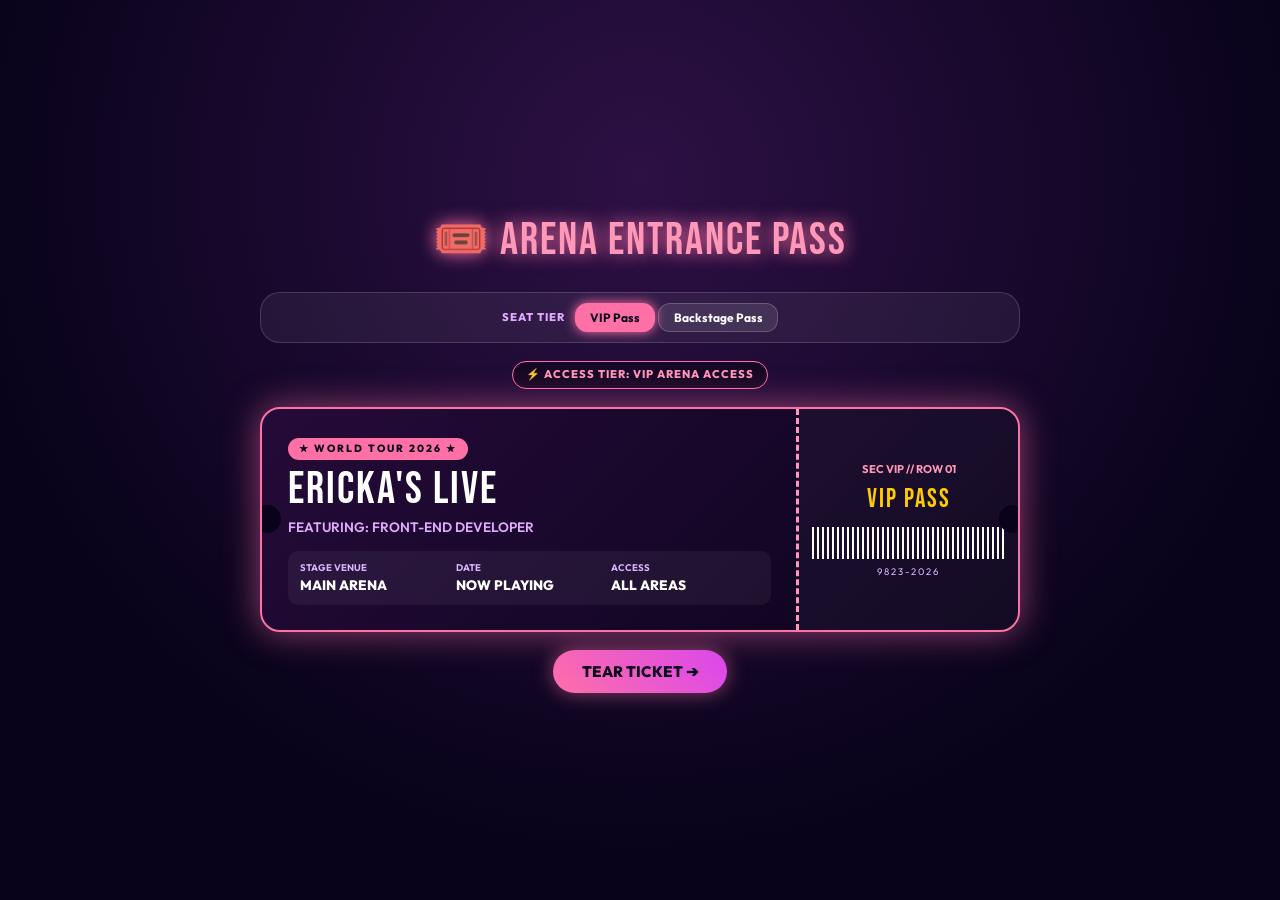
<file: index.html>
<!DOCTYPE html>
<html lang="en">
<head>
  <meta charset="UTF-8">
  <meta name="viewport" content="width=device-width, initial-scale=1, viewport-fit=cover">
  <title>Developer Portfolio | Concert Stage Theme</title>

  <link href="https://fonts.googleapis.com/css2?family=Bebas+Neue&family=Outfit:wght@400;600;800&display=swap" rel="stylesheet">

  <link rel="stylesheet" href="style.css">
 
<link rel="stylesheet" href="maze-game.css">
<link rel="stylesheet" href="led-carousel.css">
</head>

<body data-seat="vip">

<div class="bg-butterflies"></div>

<!-- ENTRANCE TICKET -->
<div class="entrance" id="entrance">
  <div class="wrap">
    <div class="e-title display">🎟️ Arena Entrance Pass</div>

    <div class="controls">
      <div class="cg">
        <span class="lbl">Seat Tier</span>
        <div>
          <button class="seat-btn active" data-k="vip" onclick="setSeat('vip')">VIP Pass</button>
          <button class="seat-btn" data-k="back" onclick="setSeat('back')">Backstage Pass</button>
        </div>
      </div>
    </div>

    <div class="badge-route" id="route"></div>

    <div class="ticket" onclick="tearTicket()">
      <div class="t-main">
        <span class="t-flag">★ WORLD TOUR 2026 ★</span>
        <h1>Ericka's LIVE</h1>
        <div class="t-artist">FEATURING: FRONT-END DEVELOPER</div>

        <div class="t-details">
          <div>
            <h4>STAGE VENUE</h4>
            <p>MAIN ARENA</p>
          </div>
          <div>
            <h4>DATE</h4>
            <p>NOW PLAYING</p>
          </div>
          <div>
            <h4>ACCESS</h4>
            <p id="tAccess">ALL AREAS</p>
          </div>
        </div>
      </div>

      <div class="stub">
        <div class="seat-info" id="tSeat"></div>
        <div class="pass" id="tPass"></div>
        <div class="barcode"></div>
        <div class="bnum">9823-2026</div>
      </div>
    </div>

    <button class="tap" onclick="tearTicket()">Tear ticket ➔</button>
  </div>
</div>

<!-- STAGE CURTAINS -->
<div class="curtains" id="curtains">
  <div class="curtain cl"><i></i></div>
  <div class="curtain cr"><i></i></div>
</div>

<!-- EXIT SCREEN -->
<div class="bye" id="bye">
  <div class="bf">🦋</div>
  <h2>Thank you for coming!</h2>
  <p>Hope you enjoyed the show. See you at the next tour date.</p>
  <button class="tap" onclick="resetTicket(); buyAgain()">🎟️ Buy another ticket</button>
</div>

<!-- NAVIGATION -->
<nav class="nav">
  <div class="brand">🦋 STAGE // PORTFOLIO</div>

<div class="ticker-wrap">
  <div class="ticker">
    <span>★ WORLD TOUR 2026 ★</span>
    <span>FRONT-END DEV &amp; UI DESIGNER</span>
    <span>★ AUTOMATED WASTE SORTING KIOSK ★</span>
    <span>CONCERT STAGE THEME</span>
    <span>★ HTML5 / CSS 3D TRANSFORMS / JS ★</span>
    <span>PHP &amp; PYTHON SERIAL BRIDGES</span>
    <span>★ WORLD TOUR 2026 ★</span>
    <span>FRONT-END DEV &amp; UI DESIGNER</span>
    <span>★ AUTOMATED WASTE SORTING KIOSK ★</span>
    <span>CONCERT STAGE THEME</span>
    <span>★ HTML5 / CSS 3D TRANSFORMS / JS ★</span>
    <span>PHP &amp; PYTHON SERIAL BRIDGES</span>
    <span>★ WORLD TOUR 2026 ★</span>
    <span>FRONT-END DEV &amp; UI DESIGNER</span>
    <span>★ AUTOMATED WASTE SORTING KIOSK ★</span>
    <span>CONCERT STAGE THEME</span>
    <span>★ HTML5 / CSS 3D TRANSFORMS / JS ★</span>
    <span>PHP &amp; PYTHON SERIAL BRIDGES</span>

  </div>
</div>


  <div class="views">
    <button class="active" data-k="vip" onclick="setSeat('vip')">VIP</button>
    <button data-k="back" onclick="setSeat('back')">Backstage</button>
    <button class="exit" onclick="exitShow()">Exit ➜</button>
  </div>
</nav>

<!-- MAIN STAGE -->

<main class="hero" id="hero">
<!-- FLUFFY CLOUD DECORATIONS -->

<div class="clouds" aria-hidden="true">
  <div class="cloud cloud-left"></div>
  <div class="cloud cloud-right"></div>
  <div class="cloud cloud-bottom-left"></div>
  <div class="cloud cloud-top-right"></div>
</div>
  <!-- VIP MAIN STAGE -->
  <div class="scene s-vip">

    <div class="truss" data-n="7"></div>

    <div class="beam" style="left:16%"></div>
    <div class="beam r" style="left:64%"></div>

    <div class="side-stack left">
      <div class="stack-light"></div>
      <div class="stack-speaker"></div>
      <div class="stack-speaker"></div>
      <div class="stack-light"></div>
    </div>

    <div class="side-stack right">
      <div class="stack-light"></div>
      <div class="stack-speaker"></div>
      <div class="stack-speaker"></div>
      <div class="stack-light"></div>
    </div>
<button class="vip-door" type="button" onclick="setSeat('back')" aria-label="Enter backstage">BACK<br>STAGE</button>
<!-- CANCER CONSTELLATION -->
<!-- CANCER CONSTELLATION -->
<svg class="cancer-constellation" viewBox="0 0 200 200" aria-hidden="true">
  <!-- Constellation Lines -->
  <polyline points="40,160 85,120 100,90 160,50" class="const-line"/>
  <line x1="100" y1="90" x2="135" y2="125" class="const-line"/>

  <!-- Star 1 (Bottom Left) -->
  <path d="M40,152 Q40,160 32,160 Q40,160 40,168 Q40,160 48,160 Q40,160 40,152 Z" class="star-shape"/>
  <!-- Star 2 (Middle Joint) -->
  <path d="M85,113 Q85,120 78,120 Q85,120 85,127 Q85,120 92,120 Q85,120 85,113 Z" class="star-shape"/>
  <!-- Star 3 (Center Main Star - Bigger) -->
  <path d="M100,78 Q100,90 88,90 Q100,90 100,102 Q100,90 112,90 Q100,90 100,78 Z" class="star-shape main-star"/>
  <!-- Star 4 (Top Right) -->
  <path d="M160,42 Q160,50 152,50 Q160,50 160,58 Q160,50 168,50 Q160,50 160,42 Z" class="star-shape"/>
  <!-- Star 5 (Bottom Right) -->
  <path d="M135,118 Q135,125 128,125 Q135,125 135,132 Q135,125 142,125 Q135,125 135,118 Z" class="star-shape"/>
</svg>    <div class="fp"><i></i></div>
    <!-- DECORATIVE BUTTERFLY -->
    <div class="stage-butterfly">
      <svg viewBox="0 0 600 500" width="100%" height="100%" xmlns="http://www.w3.org/2000/svg">
        <g class="outline">
          <path d="M300 250 C260 170 180 65 100 55 C45 50 25 105 65 155 C25 220 70 280 170 285 C115 330 100 400 150 445 C200 480 270 390 300 250Z"/>
          <path d="M300 250 C340 170 420 65 500 55 C555 50 575 105 535 155 C575 220 530 280 430 285 C485 330 500 400 450 445 C400 480 330 390 300 250Z"/>
          <path d="M300 250 C250 210 190 125 125 135 C75 145 85 185 115 195 C95 235 150 270 220 250 C250 245 280 250 300 250Z"/>
          <path d="M300 250 C350 210 410 125 475 135 C525 145 515 185 485 195 C505 235 450 270 380 250 C350 245 320 250 300 250Z"/>
          <path d="M300 250 C260 275 220 305 180 320 C130 340 145 385 180 405 C220 435 275 350 300 250Z"/>
          <path d="M300 250 C340 275 380 305 420 320 C470 340 455 385 420 405 C380 435 325 350 300 250Z"/>
        </g>

        <g class="detail">
          <path d="M300 250 Q220 175 115 155"/>
          <path d="M300 250 Q220 205 120 190"/>
          <path d="M300 250 Q220 235 150 245"/>
          <path d="M300 250 Q240 300 180 330"/>
          <path d="M300 250 Q250 340 210 390"/>

          <path d="M300 250 Q380 175 485 155"/>
          <path d="M300 250 Q380 205 480 190"/>
          <path d="M300 250 Q380 235 450 245"/>
          <path d="M300 250 Q360 300 420 330"/>
          <path d="M300 250 Q350 340 390 390"/>
        </g>

        <g class="flower">
          <g transform="translate(160 175)">
            <circle cx="0" cy="-9" r="5"/>
            <circle cx="9" cy="0" r="5"/>
            <circle cx="0" cy="9" r="5"/>
            <circle cx="-9" cy="0" r="5"/>
            <circle r="3"/>
          </g>

          <g transform="translate(220 205)">
            <circle cx="0" cy="-7" r="4"/>
            <circle cx="7" cy="0" r="4"/>
            <circle cx="0" cy="7" r="4"/>
            <circle cx="-7" cy="0" r="4"/>
            <circle r="2.5"/>
          </g>

          <g transform="translate(180 235)">
            <circle cx="0" cy="-6" r="3.5"/>
            <circle cx="6" cy="0" r="3.5"/>
            <circle cx="0" cy="6" r="3.5"/>
            <circle cx="-6" cy="0" r="3.5"/>
            <circle r="2"/>
          </g>

          <g transform="translate(160 175) scale(-1 1)">
            <circle cx="0" cy="-9" r="5"/>
            <circle cx="9" cy="0" r="5"/>
            <circle cx="0" cy="9" r="5"/>
            <circle cx="-9" cy="0" r="5"/>
          </g>

          <g transform="translate(600 0) scale(-1 1)">
            <g transform="translate(160 175)">
              <circle cx="0" cy="-9" r="5"/>
              <circle cx="9" cy="0" r="5"/>
              <circle cx="0" cy="9" r="5"/>
              <circle cx="-9" cy="0" r="5"/>
              <circle r="3"/>
            </g>

            <g transform="translate(220 205)">
              <circle cx="0" cy="-7" r="4"/>
              <circle cx="7" cy="0" r="4"/>
              <circle cx="0" cy="7" r="4"/>
              <circle cx="-7" cy="0" r="4"/>
              <circle r="2.5"/>
            </g>

            <g transform="translate(180 235)">
              <circle cx="0" cy="-6" r="3.5"/>
              <circle cx="6" cy="0" r="3.5"/>
              <circle cx="0" cy="6" r="3.5"/>
              <circle cx="-6" cy="0" r="3.5"/>
              <circle r="2"/>
            </g>
          </g>
        </g>

        <g class="dots">
          <circle cx="115" cy="145" r="2"/>
          <circle cx="135" cy="140" r="2"/>
          <circle cx="155" cy="140" r="2"/>
          <circle cx="175" cy="145" r="2"/>
          <circle cx="195" cy="155" r="2"/>
          <circle cx="215" cy="170" r="2"/>
          <circle cx="485" cy="145" r="2"/>
          <circle cx="465" cy="140" r="2"/>
          <circle cx="445" cy="140" r="2"/>
          <circle cx="425" cy="145" r="2"/>
          <circle cx="405" cy="155" r="2"/>
          <circle cx="385" cy="170" r="2"/>
        </g>

        <g class="outline">
          <ellipse cx="300" cy="225" rx="7" ry="9"/>
          <path d="M300 235 C286 255 292 280 300 300 C308 280 314 255 300 235Z"/>
          <path d="M297 218 Q275 180 255 175"/>
          <path d="M303 218 Q325 180 345 175"/>
          <circle cx="255" cy="175" r="3"/>
          <circle cx="345" cy="175" r="3"/>
        </g>
      </svg>
    </div>

<img
  src="sakura_standalone.svg"
  alt="Sakura Hoshi animated anime idol"
  class="idol-gif"/>
    <div class="deck">
      <div class="stairs">
        <i></i>
        <i></i>
        <i></i>
      </div>
    </div>

    <div class="fog"></div>
  </div>

  <!-- BACKSTAGE ROOM -->
  <div class="scene s-back">
        <div class="onair">ON AIR // GREEN ROOM</div>

    <div class="wall-poster left-poster">
      <h4>WORLD TOUR</h4>
      <div class="p-art">🎸</div>
      <span>LIVE 2026</span>
    </div>

    <div class="wall-poster right-poster">
      <h4>VIP ACCESS</h4>
      <div class="p-art">🦋</div>
      <span>BACKSTAGE</span>
    </div>

    <!-- BACKSTAGE VIP ID PASS -->
    <div class="pcw" id="postcard">
      <div class="pc">
        <div class="badge-top">★ BACKSTAGE VIP ID PASS ★</div>

        <div class="badge-body">
          <div class="badge-photo-area">
            <div class="badge-avatar">🦋</div>

            <div class="badge-info">
              <h3>DEV PORTFOLIO LIVE</h3>
              <p>All-Access VIP Guest &bull; Green Room</p>
            </div>
          </div>

          <div class="badge-form">
            <input id="pcName" placeholder="Your Name / Artist Guest" autocomplete="name">
            <input id="pcMail" placeholder="Your Email Address" autocomplete="email">
            <textarea id="pcMsg" placeholder="Leave a message or collaboration note..."></textarea>
          </div>

          <div class="badge-footer">
            <div class="badge-barcode"></div>
            <button class="mailbtn" id="pcBtn" onclick="sendCard()">Check In ✉️</button>
          </div>
        </div>
      </div>
    </div>
 </div> 
    <!-- LED SCREEN -->
    <div class="zone">
      <div class="led" id="led">
        <h1>DEV PORTFOLIO LIVE</h1>

        <div class="type">
          <span id="type"></span>
          <span class="cursor"></span>
        </div>

        <div class="panel">
          <div class="p-title" id="pTitle"></div>
          <div class="p-body" id="pBody"></div>
        </div>

        <div class="btns">
          <button class="led-btn" data-p="about" onclick="openPanel('about',this)">About Artist</button>
          <button class="led-btn" data-p="skills" onclick="openPanel('skills',this)">Setlist Skills</button>
          <button class="led-btn" data-p="projects" onclick="openPanel('projects',this)">World Tour Projects</button>
          <button class="led-btn min" onclick="closePanel()">▾ Minimize</button>
        </div>
      </div>
    </div>
  </div>
</main>

<footer class="foot">
  &copy; 2026 Developer Portfolio. Concert Stage Theme.
</footer>

<!-- ABOUT TEMPLATE -->

<!-- ABOUT TEMPLATE -->
<template id="tmpl-about">
  <div class="bio">
    <p>
      <strong>Meet the Developer:</strong>
      I'm an Information Technology student who enjoys turning ideas
      into functional systems and interactive digital experiences.
      I have hands-on experience building websites, developing
      school projects, designing user interfaces, and experimenting
      with hardware automation using Arduino.
    </p>

    <p>
      My projects include a system called SRTR, a K-pop merchandise
      e-commerce website, an Arduino-based smoke detection prototype,
      and this interactive concert-themed portfolio. I enjoy learning
      through actual implementation, solving technical problems,
      and connecting software with hardware.
    </p>

    <div class="stats">
      <div class="stat">
        <h4>My Main Focus</h4>
        <p>Web Development &amp; UI Design</p>
      </div>

      <div class="stat">
        <h4>System Development</h4>
        <p>PHP &amp; Database-Driven Projects</p>
      </div>

      <div class="stat">
        <h4>Hardware Projects</h4>
        <p>Arduino, Sensors &amp; Servo Motors</p>
      </div>

      <div class="stat">
        <h4>Developer Mindset</h4>
        <p>Creative, Curious &amp; Hands-On</p>
      </div>
    </div>
  </div>
</template>

<!-- SKILLS TEMPLATE -->

<!-- SKILLS TEMPLATE -->
<template id="tmpl-skills">
  <div>
    <div class="act">ACT I: WEB DEVELOPMENT</div>

    <div class="fader">
      <div>
        <span>HTML5 — Page Structure</span>
        <span>Hands-on</span>
      </div>
      <div class="bar">
        <div class="fill" style="width:85%"></div>
      </div>
    </div>

    <div class="fader">
      <div>
        <span>CSS3 — Styling &amp; Responsive Layouts</span>
        <span>Hands-on</span>
      </div>
      <div class="bar">
        <div class="fill" style="width:85%"></div>
      </div>
    </div>

    <div class="fader">
      <div>
        <span>JavaScript — Interactive Features</span>
        <span>Hands-on</span>
      </div>
      <div class="bar">
        <div class="fill" style="width:75%"></div>
      </div>
    </div>

    <div class="act" style="margin-top:1rem">
      ACT II: SYSTEMS &amp; APPLICATION DEVELOPMENT
    </div>

    <div class="fader">
      <div>
        <span>PHP — Server-Side Development</span>
        <span>Project Experience</span>
      </div>
      <div class="bar">
        <div class="fill" style="width:75%"></div>
      </div>
    </div>

    <div class="fader">
      <div>
        <span>Database Integration &amp; CRUD Concepts</span>
        <span>Project Experience</span>
      </div>
      <div class="bar">
        <div class="fill" style="width:70%"></div>
      </div>
    </div>

    <div class="fader">
      <div>
        <span>Local Development &amp; Testing</span>
        <span>Hands-on</span>
      </div>
      <div class="bar">
        <div class="fill" style="width:80%"></div>
      </div>
    </div>

    <div class="act" style="margin-top:1rem">
      ACT III: HARDWARE &amp; AUTOMATION
    </div>

    <div class="fader">
      <div>
        <span>Arduino &amp; Sensor Integration</span>
        <span>Project Experience</span>
      </div>
      <div class="bar">
        <div class="fill" style="width:75%"></div>
      </div>
    </div>

    <div class="fader">
      <div>
        <span>Servo Motor Control &amp; Prototyping</span>
        <span>Project Experience</span>
      </div>
      <div class="bar">
        <div class="fill" style="width:75%"></div>
      </div>
    </div>

    <div class="fader">
      <div>
        <span>Python &amp; Serial Communication</span>
        <span>Project Experience</span>
      </div>
      <div class="bar">
        <div class="fill" style="width:70%"></div>
      </div>
    </div>

    <div class="act" style="margin-top:1rem">
      ACT IV: CREATIVE PROBLEM-SOLVING
    </div>

    <div class="fader">
      <div>
        <span>UI Design &amp; Interactive Experiences</span>
        <span>Hands-on</span>
      </div>
      <div class="bar">
        <div class="fill" style="width:80%"></div>
      </div>
    </div>

    <p style="margin-top:1rem; opacity:.8; font-size:.85rem">
      Skills developed through coursework, personal experimentation,
      and hands-on academic projects.
    </p>
  </div>
</template>

<!-- PROJECTS TEMPLATE -->
<template id="tmpl-projects">
  <div>
    <!-- PROJECT 1: SRTR -->
    <div class="card">
      <h3>SRTR — Select Right, Throw Right</h3>
      
      <p>
        An AI-assisted, behavior-based waste segregation management
        system designed to encourage proper waste disposal habits.
        Users choose where to dispose of their waste, while an
        AI-assisted camera classification system verifies whether
        their chosen category matches the detected waste.
      </p>
      
      <p>
        The system uses three AI-verified categories:
        biodegradable, recyclable, and non-biodegradable.
        When the user's choice is correct, the corresponding
        compartment lid opens through a servo motor. Incorrect
        attempts receive immediate feedback to help users learn
        proper segregation. The system also provides audio
        instructions, displays Bible verses after correct disposal,
        and records disposal attempts for monitoring.
      </p>
      
      <p>
        An administrator dashboard displays disposal history,
        detected waste categories, attempted bins, timestamps,
        and system status. The project integrates hardware
        components, a webcam, AI-assisted classification,
        a web application, and a database.
      </p>
      
      <div class="tags">
        <span class="tag">AI-Assisted Classification</span>
        <span class="tag">PHP</span>
        <span class="tag">JavaScript</span>
        <span class="tag">MySQL</span>
        <span class="tag">Arduino Uno</span>
        <span class="tag">Servo Motors</span>
        <span class="tag">Behavior-Based Learning</span>
        <span class="tag">System Integration</span>
      </div>
    </div>
    
    <!-- PROJECT 2: K-POP E-COMMERCE -->
    <div class="card">
      <h3>K-Pop Merchandise E-Commerce Website</h3>
      
      <p>
        A school project featuring an online store concept for
        K-pop merchandise. Developed and tested locally using
        localhost, the project gave me experience building an
        e-commerce interface and organizing the structure of an
        online shopping website. It has not been deployed publicly.
      </p>
      
      <div class="tags">
        <span class="tag">E-Commerce</span>
        <span class="tag">Web Development</span>
        <span class="tag">Localhost</span>
        <span class="tag">School Project</span>
      </div>
    </div>
    
    <!-- PROJECT 3: ARDUINO SMOKE DETECTION -->
    <div class="card">
      <h3>Arduino Smoke-Detection House Prototype</h3>
      
      <p>
        An Arduino-based automation prototype built around a
        handmade cardboard house. When the smoke sensor detects
        smoke, the system activates a buzzer alarm and triggers
        a servo motor to open the model's door. The project
        demonstrates how sensor input can trigger audible alerts
        and automated mechanical movement.
      </p>
      
      <div class="tags">
        <span class="tag">Arduino</span>
        <span class="tag">Smoke Sensor</span>
        <span class="tag">Buzzer Alarm</span>
        <span class="tag">Servo Motor</span>
        <span class="tag">Automation</span>
        <span class="tag">Physical Prototyping</span>
      </div>
    </div>
    
    <!-- PROJECT 4: INTERACTIVE PORTFOLIO -->
    <div class="card">
      <h3>Concert Arena Interactive Portfolio</h3>
      
      <p>
        A concert-inspired developer portfolio featuring animated
        stage elements, VIP and backstage views, an interactive
        information screen, a backstage guest pass, and custom
        visual effects. Built using HTML, CSS, and JavaScript,
        the project combines creative visual design with
        interactive web functionality to showcase my projects,
        skills, and background.
      </p>
      
      <div class="tags">
        <span class="tag">HTML5</span>
        <span class="tag">CSS3</span>
        <span class="tag">JavaScript</span>
        <span class="tag">Interactive UI</span>
        <span class="tag">Responsive Design</span>
        <span class="tag">Web Animation</span>
      </div>
    </div>
  </div>
</template>

<!-- SCRIPTS: KEEP THIS ORDER -->
<script src="script.js"></script>
<script src="concert-extras.js"></script>
<script src="maze-game.js"></script>
<script src="led-carousel.js"></script>


</body>
</html>
</file>
<file: style.css>
/* style.css — one stylesheet for the whole portfolio */
:root{--theme-primary:#ff70a6;--theme-soft:#ff97b8;--theme-glow:rgba(255,112,166,.55);--bg:#08031a;--lav2:#d946ef;--pink:#fbcfe8;
--u:1vh;--nav:calc(46px + env(safe-area-inset-top,0px));--base:28px;--deck:clamp(26px,calc(var(--u)*5),44px);--idol:clamp(180px,calc(var(--u)*30),390px);--fp:clamp(60px,calc(var(--u)*14),140px);--stage:calc(var(--base) + var(--deck));color-scheme:dark}
@supports(height:1dvh){:root{--u:1dvh}}
@media(max-height:450px){:root{--idol:90px;--fp:40px}}
*{box-sizing:border-box;margin:0;padding:0}
html,body{height:100%;overflow:hidden}
body{font-family:'Outfit','Segoe UI',sans-serif;background:var(--bg);color:#fff;line-height:1.5;-webkit-text-size-adjust:100%}
h1,h2,.display{font-family:'Bebas Neue',Impact,sans-serif;letter-spacing:2px;font-weight:400}
button{font-family:inherit}
.bg-butterflies{position:fixed;inset:0;background:radial-gradient(rgba(255,112,166,.05) 1px,transparent 1px) 0 0/40px 40px;pointer-events:none}
@keyframes pulse{to{opacity:.35}}
@keyframes sweep{from{transform:rotate(-18deg)}to{transform:rotate(18deg)}}
@keyframes blink{50%{opacity:0}}
@keyframes eq{from{transform:scaleY(.2);opacity:.55}to{transform:scaleY(1);opacity:1}}

/* ENTRANCE + TICKET */
.entrance{position:fixed;inset:0;z-index:3000;background:radial-gradient(circle at 50% 20%,#2d1045,var(--bg) 70%);display:flex;padding:1rem;overflow-y:auto;transition:opacity .8s}
.wrap{margin:auto;display:flex;flex-direction:column;align-items:center;gap:clamp(.6rem,calc(var(--u)*2),1.1rem);width:100%;max-width:760px}
.e-title{font-size:clamp(1.6rem,6vw,2.8rem);color:var(--theme-soft);text-shadow:0 0 18px var(--theme-primary);text-align:center}
.controls{display:flex;justify-content:center;background:rgba(255,255,255,.06);padding:.6rem 1rem;border-radius:20px;border:1px solid rgba(255,255,255,.15);width:100%}
.cg{display:flex;align-items:center;gap:.6rem;flex-wrap:wrap;justify-content:center}
.lbl{font-size:.7rem;font-weight:800;color:#e0aaff;text-transform:uppercase;letter-spacing:1px}
.seat-btn{background:rgba(255,255,255,.1);border:1px solid rgba(255,255,255,.2);color:#fff;font-size:clamp(.62rem,2vw,.75rem);font-weight:700;padding:.4rem .9rem;border-radius:12px;cursor:pointer;transition:.2s}
.seat-btn:hover,.seat-btn.active{background:var(--theme-primary);border-color:var(--theme-primary);color:var(--bg);box-shadow:0 0 12px var(--theme-primary)}
.badge-route{font-size:clamp(.6rem,1.8vw,.7rem);color:var(--theme-soft);font-weight:800;letter-spacing:1px;text-transform:uppercase;background:rgba(0,0,0,.3);padding:.3rem .8rem;border-radius:20px;border:1px solid var(--theme-primary);text-align:center}
.ticket{width:100%;background:linear-gradient(135deg,#250b38,#0b031d);border:2px solid var(--theme-primary);border-radius:clamp(14px,2.5vw,20px);display:flex;box-shadow:0 0 35px var(--theme-glow);position:relative;cursor:pointer;overflow:hidden;transition:.3s}
.ticket:hover{transform:translateY(-4px)}
.ticket::before,.ticket::after{content:'';position:absolute;width:clamp(18px,4vw,28px);aspect-ratio:1;background:var(--bg);border-radius:50%;top:50%;translate:0 -50%}
.ticket::before{left:-9px}.ticket::after{right:-9px}
.t-main{flex:3;padding:clamp(.9rem,3vw,1.6rem);border-right:3px dashed var(--theme-soft)}
.t-flag{display:inline-block;background:var(--theme-primary);color:var(--bg);font-size:clamp(.5rem,1.6vw,.65rem);font-weight:800;padding:.2rem .7rem;border-radius:12px;letter-spacing:2px;margin-bottom:.5rem}
.t-main h1{font-size:clamp(1.6rem,6vw,2.8rem);line-height:1}
.t-artist{color:#e0aaff;font-weight:600;font-size:clamp(.68rem,2.2vw,.85rem);margin:.3rem 0 .8rem}
.t-details{display:grid;grid-template-columns:repeat(3,1fr);gap:.5rem;background:rgba(255,255,255,.05);padding:.6rem .8rem;border-radius:10px}
.t-details h4{font-size:clamp(.5rem,1.6vw,.6rem);color:#d8b4fe}
.t-details p{font-size:clamp(.66rem,2.2vw,.85rem);font-weight:800}
.stub{flex:1.2;padding:clamp(.7rem,2vw,1.2rem) .8rem;display:flex;flex-direction:column;justify-content:center;align-items:center;text-align:center;background:rgba(255,255,255,.03)}
.seat-info{font-size:clamp(.55rem,1.8vw,.7rem);color:var(--theme-soft);font-weight:700}
.pass{font-family:'Bebas Neue',sans-serif;font-size:clamp(1.1rem,4vw,1.6rem);color:#fc0;letter-spacing:2px;margin:.2rem 0 .5rem}
.barcode{width:100%;height:clamp(22px,4vh,32px);background:repeating-linear-gradient(90deg,#fff 0 2px,transparent 2px 5px);margin-bottom:.3rem}
.bnum{font-size:clamp(.5rem,1.6vw,.6rem);color:#d8b4fe;letter-spacing:2px}
.tap{background:linear-gradient(45deg,var(--theme-primary),var(--lav2));border:0;color:var(--bg);font-weight:800;font-size:clamp(.75rem,2.4vw,.95rem);padding:clamp(.55rem,1.6vw,.75rem) clamp(1.1rem,4vw,1.8rem);border-radius:30px;cursor:pointer;text-transform:uppercase;box-shadow:0 0 20px var(--theme-glow);transition:.2s}
.tap:hover{transform:scale(1.04)}
@media(max-width:640px){
 .ticket{flex-direction:column}
 .t-main{border-right:0;border-bottom:3px dashed var(--theme-soft)}
 .ticket::before,.ticket::after{display:none}
}

/* CURTAINS + EXIT */
.curtains{position:fixed;inset:0;z-index:2000;pointer-events:none}
.curtain{position:absolute;top:0;width:50%;height:100%;background:#1d052b;transition:transform 1.8s cubic-bezier(.77,0,.175,1);overflow:hidden}
.curtain i{position:absolute;inset:0;background:repeating-linear-gradient(90deg,rgba(255,255,255,.15) 0,rgba(0,0,0,.45) 25px,rgba(255,255,255,.1) 50px,rgba(0,0,0,.5) 75px);box-shadow:inset 0 -30px 50px var(--theme-glow);animation:wave 3.5s infinite ease-in-out alternate}
.cl{left:0}.cr{right:0}.cr i{animation-delay:-1.75s}
.curtains.open .cl{transform:translateX(-100%)}
.curtains.open .cr{transform:translateX(100%)}
@keyframes wave{to{transform:scaleX(.95) skewY(-1deg);filter:brightness(.85)}}
.bye{position:fixed;inset:0;z-index:3500;background:radial-gradient(circle at 50% 30%,#350f5c,var(--bg) 70%);display:flex;flex-direction:column;align-items:center;justify-content:center;text-align:center;padding:1.5rem;opacity:0;pointer-events:none;transition:opacity .8s}
.bye.show{opacity:1;pointer-events:auto}
.bye h2{font-size:clamp(2.2rem,8vw,4.2rem);line-height:1;color:var(--theme-soft);text-shadow:0 0 22px var(--theme-primary)}
.bye p{color:#e0aaff;margin:.6rem 0 1.4rem}
.bye .bf{font-size:2.2rem}

/* NAV */
.nav{position:fixed;top:0;left:0;right:0;z-index:500;background:rgba(8,3,26,.92);backdrop-filter:blur(10px);border-bottom:2px solid var(--theme-primary);display:flex;align-items:center;justify-content:space-between;gap:.5rem;padding:calc(.4rem + env(safe-area-inset-top,0px)) .8rem .4rem}
.brand{font-family:'Bebas Neue',sans-serif;font-size:clamp(.9rem,3vw,1.1rem);letter-spacing:1px;color:var(--theme-primary);text-shadow:0 0 8px var(--theme-soft);white-space:nowrap}
.ticker-wrap{flex:1;min-width:0;overflow:hidden;background:rgba(217,70,239,.1);border:1px solid rgba(255,112,166,.2);border-radius:20px;padding:.2rem 0;white-space:nowrap}
.ticker{display:inline-block;animation:ticker 26s linear infinite;font-family:'Bebas Neue',sans-serif;font-size:.75rem;letter-spacing:1px;color:var(--theme-soft)}
.ticker span,.ticker .nav-item{margin-right:1.5rem}
.ticker .nav-item{color:#fff;text-decoration:none;display:inline-flex;align-items:center}
.mobile-icon{display:none}
@keyframes ticker{to{transform:translateX(-50%)}}
.views{display:flex;gap:4px;flex-shrink:0}
.views button{background:transparent;border:1px solid rgba(255,255,255,.25);color:#fff;font-size:clamp(.55rem,1.8vw,.65rem);font-weight:700;padding:.25rem .5rem;border-radius:20px;cursor:pointer;text-transform:uppercase;letter-spacing:1px;transition:.2s}
.views button.active,.views button:hover{background:var(--theme-primary);border-color:var(--theme-primary);color:var(--bg)}
.views .exit{border-color:#ff5c8a;color:#ff8fb0}
.views .exit:hover{background:#ff5c8a;color:#fff}
@media(max-width:768px){.desktop-text{display:none}.mobile-icon{display:inline-block;font-size:1.2rem;padding:0 4px}}

/* HERO + CLOUDS */
.hero{position:relative;height:100vh;height:100dvh;overflow:hidden;isolation:isolate;background:linear-gradient(#08031a,#22083d 60%,#08031a)}
body[data-seat=back] .hero{background:radial-gradient(ellipse at 50% 25%,#3d1259,#17042a 65%,#08031a)}
.clouds{position:absolute;inset:0;overflow:hidden;pointer-events:none;z-index:0}
.cloud{position:absolute;width:150px;height:48px;border-radius:50px;background:linear-gradient(135deg,#fff7ff,#e8d0ff);opacity:.5;filter:drop-shadow(0 8px 15px #c69be955);animation:floatCloud 8s ease-in-out infinite}
.cloud::before,.cloud::after{content:"";position:absolute;background:inherit;border-radius:50%}
.cloud::before{width:65px;height:65px;left:25px;top:-30px}
.cloud::after{width:85px;height:85px;right:20px;top:-42px}
.cloud-left{top:20%;left:-35px}
.cloud-right{top:45%;right:-45px;animation-delay:-3s}
.cloud-bottom-left{top:70%;left:5%;scale:.8;animation-delay:-5s}
.cloud-top-right{top:12%;right:6%;scale:1.1;animation-delay:-2s}
@keyframes floatCloud{50%{translate:0 -14px}}
.scene{position:absolute;inset:0;z-index:1;opacity:0;pointer-events:none;transition:opacity .7s;overflow:hidden;isolation:isolate}
body[data-seat=vip] .s-vip,body[data-seat=back] .s-back{opacity:1}
body[data-seat=back] .s-back{pointer-events:auto}

/* VIP STAGE */
.truss{position:absolute;top:var(--nav);left:0;right:0;height:12px;background:radial-gradient(circle,#fff 0 3px,transparent 4px) 0 0/28px 12px;filter:drop-shadow(0 0 6px var(--theme-primary));animation:pulse 1.6s infinite alternate;z-index:5}
.beam{position:absolute;top:var(--nav);width:clamp(80px,14vw,140px);height:65%;background:linear-gradient(var(--theme-soft),transparent 85%);opacity:.22;clip-path:polygon(44% 0,56% 0,100% 100%,0 100%);transform-origin:top center;animation:sweep 5s infinite alternate ease-in-out;z-index:4}
.beam.r{animation-direction:alternate-reverse;animation-duration:6.5s}
.side-stack{position:absolute;bottom:var(--stage);width:clamp(26px,4vw,60px);height:clamp(100px,calc(var(--u)*28),320px);background:linear-gradient(135deg,#250743,#110222);border:2px solid var(--theme-soft);border-radius:8px;box-shadow:0 0 15px rgba(255,112,166,.4);z-index:6;display:flex;flex-direction:column;align-items:center;justify-content:space-around;padding:.2rem;pointer-events:none}
.side-stack.left{left:1%}.side-stack.right{right:1%}
.stack-speaker{width:75%;aspect-ratio:1;border-radius:50%;background:radial-gradient(circle,#111 0 50%,#331045 52% 70%,#18032c 72%);border:2px solid var(--theme-soft)}
.stack-light{width:60%;height:6px;background:var(--lav2);border-radius:4px;box-shadow:0 0 6px var(--theme-primary);animation:pulse 1.5s infinite alternate}

/* Backstage door: stands on the back edge of the stage platform, so it follows the platform's height on every screen */
.vip-door{position:absolute;bottom:var(--stage);right:calc(19% + clamp(34px,5vw,72px));translate:0 calc(var(--fp)*-.9);width:clamp(42px,7vw,84px);height:clamp(60px,calc(var(--u)*15),160px);z-index:9;pointer-events:auto;cursor:pointer;color:var(--theme-soft);font:400 clamp(.6rem,1.6vw,.85rem)/1.1 'Bebas Neue',sans-serif;letter-spacing:1px;background:linear-gradient(#3b0764,#18032c);border:2px solid var(--theme-primary);border-radius:8px 8px 0 0;box-shadow:0 0 16px var(--theme-glow),inset 0 0 14px rgba(0,0,0,.6);transition:background .2s,color .2s}
.vip-door::after{content:"";position:absolute;right:15%;top:55%;width:6px;height:6px;border-radius:50%;background:#ffe066;box-shadow:0 0 6px #ffe066}
.vip-door:hover{background:var(--theme-primary);color:var(--bg)}
body[data-seat=back] .vip-door{display:none}

.fp{position:absolute;left:0;right:0;bottom:var(--stage);height:var(--fp);filter:drop-shadow(0 0 40px var(--theme-glow));z-index:3}
.fp i{position:absolute;inset:0;clip-path:polygon(20% 0,80% 0,100% 100%,0 100%);background:radial-gradient(ellipse at 50% 55%,var(--theme-glow),transparent 60%),linear-gradient(#581c87,#2e1065)}
.stage-butterfly{position:absolute;left:50%;bottom:calc(var(--stage) - 20px);translate:-50% 0;width:clamp(60px,13vw,160px);aspect-ratio:6/5;z-index:3;transform:perspective(300px) rotateX(45deg);pointer-events:none;animation:bofreeze 4s infinite alternate ease-in-out}
@keyframes bofreeze{0%{filter:drop-shadow(0 0 4px var(--theme-soft));opacity:.1}100%{filter:drop-shadow(0 0 12px var(--theme-soft));opacity:.8}}
.stage-butterfly .outline{fill:none;stroke:#ff97b8;stroke-width:1.8;stroke-linecap:round;stroke-linejoin:round}
.stage-butterfly .detail{fill:none;stroke:#fbcfe8;stroke-width:1.2;stroke-linecap:round}
.stage-butterfly .flower{fill:none;stroke:#ff97b8;stroke-width:1.2}
.stage-butterfly .flower circle{fill:rgba(255,151,184,.3)}
.stage-butterfly .dots{fill:#ff97b8}
.stage-butterfly ellipse{fill:rgba(255,112,166,.4)}
.idol-gif{position:absolute;left:50%;bottom:var(--stage);translate:-50% 0;height:var(--idol);width:min(280px,70vw);object-fit:contain;z-index:8;pointer-events:none;filter:drop-shadow(0 12px 24px #ff9bd866)}
.deck{position:absolute;left:0;right:0;bottom:var(--base);height:var(--deck);background:linear-gradient(#3b0764,#18032c);border-top:3px solid var(--theme-primary);box-shadow:0 -4px 25px var(--theme-glow);z-index:4}
.stairs{position:absolute;left:50%;translate:-50% 0;bottom:0;width:min(32%,220px);height:100%;display:flex;flex-direction:column;align-items:center}
.stairs i{flex:1;width:100%;background:linear-gradient(#6b21a8,#3b0764);border-top:2px solid var(--theme-soft);box-shadow:0 0 8px var(--theme-glow)}
.stairs i:nth-child(1){width:240%}.stairs i:nth-child(2){width:270%}.stairs i:nth-child(3){width:290%}
.fog{position:absolute;left:-10%;right:-10%;bottom:20px;height:50px;background:radial-gradient(ellipse at 50% 100%,var(--theme-glow),transparent 70%);filter:blur(10px);animation:fog 6s infinite alternate ease-in-out;z-index:5;pointer-events:none}
@keyframes fog{to{transform:translateX(30px) scaleY(1.25);opacity:.6}}
.eq-edge{position:absolute;left:8%;right:8%;bottom:0;height:30px;z-index:5;display:flex;align-items:flex-end;justify-content:space-around;pointer-events:none}
.eq-edge i{width:3px;height:100%;background:var(--theme-primary);box-shadow:0 0 8px var(--theme-glow);transform-origin:bottom;animation:eq .65s ease-in-out infinite alternate;animation-delay:var(--l,0s)}
.crowd-fx{position:absolute;inset:auto 0 0;height:60px;z-index:6;pointer-events:none;overflow:hidden}
.crowd-fx i{position:absolute;bottom:-5px;width:var(--s);height:var(--s);background:var(--c);border-radius:45% 45% 35% 35%;opacity:.7;transform:rotate(var(--r));box-shadow:0 0 10px var(--c);animation:bounce var(--d) ease-in-out infinite alternate}
@keyframes bounce{to{transform:translateY(-8px) rotate(var(--r))}}

.cancer-constellation{position:absolute;left:17%;bottom:calc(var(--stage) + 250px);translate:-50% 0;width:clamp(180px,30vw,320px);height:auto;z-index:2;pointer-events:none;animation:bofreeze 4s infinite alternate ease-in-out}
.cancer-constellation .const-line{fill:none;stroke:var(--theme-soft);stroke-width:1.2;stroke-dasharray:3 3;opacity:.65}
.cancer-constellation .star-shape{fill:#fff;stroke:var(--theme-soft);stroke-width:1.5;filter:drop-shadow(0 0 6px var(--theme-soft))}
.cancer-constellation .main-star{fill:var(--pink);filter:drop-shadow(0 0 10px var(--theme-primary))}
.confetti-piece{position:absolute;width:var(--w,8px);height:var(--h,14px);background:var(--c,#ff70a6);pointer-events:none;z-index:15;border-radius:2px;animation:burst var(--d,2.5s) ease-out forwards}
@keyframes burst{to{transform:translate(var(--dx,100px),var(--dy,-400px)) rotate(var(--r,720deg)) scale(.6);opacity:0}}
.confetti-btn{position:absolute;bottom:calc(var(--stage) + 12px);left:3%;z-index:12;background:linear-gradient(135deg,var(--theme-primary),#ffb3c6);color:var(--bg);border:2px solid #fff;border-radius:20px;padding:8px 16px;font:1rem 'Bebas Neue',sans-serif;letter-spacing:1px;cursor:pointer;box-shadow:0 0 15px var(--theme-glow);transition:transform .2s}
.confetti-btn:hover{transform:scale(1.08)}

/* LED SCREEN (carousel styling lives in led-carousel.css) */
.zone{position:absolute;left:0;right:0;top:calc(var(--nav) + 12px);bottom:calc(var(--stage) + var(--idol) + 6px);display:flex;justify-content:center;align-items:center;padding:0 .6rem;z-index:10;pointer-events:none}
body[data-seat=back] .zone{display:none}
.led{position:relative;pointer-events:auto;width:min(750px,100%);max-height:100%;min-height:0;display:flex;flex-direction:column;text-align:center}
.led h1{font-size:clamp(1.4rem,5vw,2.6rem);line-height:1;text-shadow:0 0 12px var(--theme-soft)}
.type{font-size:clamp(.78rem,2.4vw,.95rem);color:var(--pink);font-weight:600;min-height:1.4em}
.cursor{display:inline-block;width:7px;height:1em;vertical-align:middle;background:var(--theme-primary);margin-left:3px;animation:blink .8s infinite}
.p-title{font-family:'Bebas Neue',sans-serif;font-size:clamp(1rem,3vw,1.25rem);letter-spacing:2px;color:var(--theme-soft);text-align:center;margin-bottom:.3rem;flex:none}
.p-body{flex:1;min-height:0;overflow-y:auto;padding-right:.4rem;font-size:clamp(.72rem,2.2vw,.85rem);scrollbar-width:thin;scrollbar-color:var(--theme-primary) transparent}
.led-btn{background:rgba(255,255,255,.08);border:2px solid var(--theme-soft);color:#fff;font-weight:800;padding:.35rem .9rem;border-radius:8px;cursor:pointer;transition:.3s;font-size:clamp(.55rem,1.8vw,.65rem);text-transform:uppercase}
.led-btn:hover,.led-btn.on{background:var(--theme-primary);color:var(--bg);border-color:#fff;box-shadow:0 0 18px var(--theme-glow)}
.p-body .bio,.p-body .card{background:rgba(255,255,255,.06);border-radius:8px;padding:.8rem}
.p-body .card{margin-bottom:.6rem}
.p-body .card h3,.p-body .act,.p-body .stat h4{color:var(--theme-soft)}
.stats{display:grid;grid-template-columns:repeat(2,1fr);gap:.4rem;margin-top:.5rem}
.stat{background:rgba(255,255,255,.08);padding:.4rem .6rem;border-radius:6px;border-left:3px solid var(--theme-primary)}
.stat h4{font-size:.6rem;text-transform:uppercase}.stat p{font-size:.8rem;font-weight:500}
.act{font-family:'Bebas Neue',sans-serif;letter-spacing:1px;font-size:.95rem;margin:.2rem 0 .4rem}
.fader{margin-bottom:.4rem}.fader div:first-child{display:flex;justify-content:space-between;font-weight:600;font-size:.78rem}
.bar{height:7px;background:rgba(255,255,255,.12);border-radius:7px;overflow:hidden;margin-top:.2rem}
.fill{height:100%;background:linear-gradient(90deg,var(--lav2),var(--theme-primary));border-radius:7px;transform-origin:left;animation:grow 1s ease-out}
@keyframes grow{from{transform:scaleX(0)}}
.tags{display:flex;gap:.3rem;flex-wrap:wrap;margin-top:.4rem}
.tag{background:rgba(255,255,255,.12);font-size:.65rem;font-weight:600;padding:.1rem .4rem;border-radius:6px}
.foot{position:fixed;bottom:0;left:0;right:0;z-index:200;text-align:center;padding:.3rem .3rem calc(.3rem + env(safe-area-inset-bottom,0px));font-size:clamp(.55rem,1.6vw,.7rem);color:#e0aaff;background:linear-gradient(transparent,rgba(8,3,26,.9));pointer-events:none}

/* BACKSTAGE */
.s-back{display:flex;flex-direction:column;align-items:center;gap:12px;padding:calc(var(--nav) + 8px) 12px 80px;overflow-x:hidden;overflow-y:auto;overscroll-behavior:contain;-webkit-overflow-scrolling:touch}
.onair{position:sticky;top:0;z-index:60;flex:none;cursor:pointer;border:2px solid #ff3355;color:#ff3355;font:clamp(.7rem,2.4vw,.95rem) 'Bebas Neue',sans-serif;letter-spacing:3px;padding:.25rem 1.2rem;border-radius:25px;text-shadow:0 0 10px #ff3355;box-shadow:0 0 20px rgba(255,51,85,.6);background:rgba(12,3,26,.95);animation:flick 3s infinite;white-space:nowrap}
.onair.off{opacity:.35;filter:grayscale(1)}
@keyframes flick{0%,92%,100%{opacity:1}94%{opacity:.4}96%{opacity:.9}}

/* ID pass */
.pcw{flex:none;width:100%;max-width:380px;position:relative;z-index:10;filter:drop-shadow(0 15px 30px rgba(0,0,0,.85))}
.pc{border:3px solid var(--theme-primary);border-radius:20px;background:linear-gradient(135deg,#250b38,#0b031d);box-shadow:0 0 40px var(--theme-glow);overflow:hidden}
.badge-top{background:linear-gradient(90deg,var(--theme-primary),var(--lav2));padding:.5rem;text-align:center;font:700 clamp(1.1rem,4vw,1.5rem) 'Bebas Neue',sans-serif;letter-spacing:2px;color:var(--bg)}
.badge-body{padding:1rem;display:flex;flex-direction:column;gap:.8rem}
.badge-photo-area{display:flex;align-items:center;gap:1rem;background:rgba(255,255,255,.05);padding:.8rem;border-radius:12px;border:1px solid rgba(255,112,166,.3)}
.badge-avatar{width:56px;height:56px;border-radius:50%;background:linear-gradient(135deg,var(--theme-primary),var(--lav2));display:grid;place-items:center;font-size:1.8rem;border:2px solid #fff;flex-shrink:0}
.badge-info h3{font:1.3rem/1 'Bebas Neue',sans-serif;color:var(--theme-soft);letter-spacing:1px}
.badge-info p{font-size:.75rem;color:#e0aaff;font-weight:600}
.badge-form{display:flex;flex-direction:column;gap:.6rem}
.badge-form input,.badge-form textarea{width:100%;border:2px solid rgba(255,112,166,.3);background:rgba(0,0,0,.5);font:inherit;font-size:16px;color:#fff;padding:.5rem .8rem;border-radius:10px;outline:0;transition:.2s;user-select:text;-webkit-user-select:text}
.badge-form textarea{height:64px;resize:none}
.badge-form input:focus,.badge-form textarea:focus{border-color:var(--theme-primary);box-shadow:0 0 12px var(--theme-glow)}
.badge-footer{display:flex;justify-content:space-between;align-items:center}
.badge-barcode{width:110px;height:28px;background:repeating-linear-gradient(90deg,#fff 0 2px,transparent 2px 4px)}
.mailbtn{background:linear-gradient(45deg,var(--theme-primary),var(--lav2));color:var(--bg);border:0;font-weight:800;padding:.6rem 1.3rem;border-radius:22px;cursor:pointer;font-size:.8rem;text-transform:uppercase;letter-spacing:1px;box-shadow:0 0 15px var(--theme-glow)}
.badge-status{min-height:1.2em;font-size:.8rem;text-align:center}
.badge-status.ok{color:#7dffb5}.badge-status.err{color:#ff7a8a}

/* Room layout: left column | ID pass | right column, Tour Wall full width at the bottom */
#bk{position:relative;flex:none;width:min(1250px,100%);display:grid;grid-template-columns:minmax(0,1fr) minmax(300px,380px) minmax(0,1fr);gap:16px;align-items:start}
.bk-col{display:flex;flex-direction:column;gap:12px;min-width:0}
.bk-row{display:flex;gap:12px;align-items:stretch}
.bk-row .wall-poster{flex:0 0 100px;width:100px}
.bk-row .bk-setlist,.bk-row .bk-stack{flex:1;min-width:0;width:auto}
#bk .pcw{width:100%;max-width:none}
.bk-board,.bk-door{grid-column:1/-1}
@media(max-width:980px){#bk{grid-template-columns:1fr}#bk .pcw{order:-1;max-width:420px;justify-self:center}}
.bk-board,.bk-panel,.bk-setlist,.bk-monitor{position:relative;z-index:10;display:flex;flex-direction:column;gap:10px;background:rgba(24,5,43,.9);border:1px solid rgba(255,112,166,.35);border-radius:12px;padding:12px}
.bk-h{font:1.05rem 'Bebas Neue',sans-serif;color:var(--theme-soft);letter-spacing:2px;display:flex;justify-content:center}
.wall-poster{width:100%;height:140px;cursor:pointer;background:linear-gradient(145deg,#2b0b47,#120324);border:2px solid var(--theme-primary);border-radius:8px;padding:8px;text-align:center;display:flex;flex-direction:column;justify-content:space-between;box-shadow:0 0 14px rgba(255,112,166,.3)}
.left-poster{rotate:-2deg}.right-poster{rotate:2deg}
.wall-poster h4{font:1rem 'Bebas Neue',sans-serif;color:var(--theme-soft)}
.wall-poster .p-art{font-size:1.8rem;margin:auto 0}
.wall-poster span{font-size:.55rem;font-weight:700;color:#e0aaff;background:rgba(255,255,255,.08);padding:2px 4px;border-radius:4px}
.bk-setlist{width:100%;font-size:.75rem}
.bk-setlist div{padding:3px 0;cursor:pointer}
.bk-setlist div.done{text-decoration:line-through;opacity:.5}
.bk-wall{position:relative;height:clamp(200px,calc(var(--u)*34),380px);border:1px dashed rgba(255,151,184,.5);border-radius:8px;background:linear-gradient(135deg,rgba(255,255,255,.03),rgba(217,70,239,.07));overflow:hidden}
.bk-wall canvas{position:absolute;inset:0;width:100%;height:100%;touch-action:none;cursor:crosshair}
.bk-tools{display:flex;gap:20px;align-items:center;flex-wrap:wrap}
.bk-themes{justify-content:center}
.bk-dot{width:26px;height:26px;border-radius:50%;background:var(--c);border:2px solid rgba(255,255,255,.6);cursor:pointer;transition:.2s}
.bk-dot:hover{transform:scale(1.15)}
.bk-dot.on{box-shadow:0 0 0 2px #fff,0 0 12px var(--c)}
.bk-btn{color:#fff;background:rgba(255,255,255,.08);border:1px solid var(--theme-soft);border-radius:8px;padding:7px 10px;font-size:.72rem;font-weight:700;cursor:pointer;min-height:36px}
.bk-btn.on,.bk-btn:hover{background:var(--theme-primary);color:var(--bg);box-shadow:0 0 10px var(--theme-glow)}
.bk-light-controls{display:grid;grid-template-columns:repeat(3,1fr)}
.bk-tray{display:grid;grid-template-columns:repeat(4,1fr);gap:8px;width:100%}
.bk-tray button{height:38px;border:1px solid rgba(255,112,166,.4);border-radius:8px;background:rgba(255,255,255,.08);font-size:1.15rem;cursor:pointer}
.bk-hint{font-size:.66rem;color:#d8b4fe}
.bk-stack{display:flex;flex-direction:column;gap:8px;z-index:10}
.bk-monitor{text-align:center;gap:5px}
.bk-cam{color:var(--theme-soft);font-size:.65rem;letter-spacing:1px}
.bk-small{font-size:.62rem;color:#e0aaff}
.bk-count{font:1.3rem 'Bebas Neue',sans-serif;color:var(--theme-primary)}
.bk-wave{display:flex;gap:3px;height:18px;align-items:center;justify-content:center}
.bk-wave i{width:4px;height:100%;background:var(--theme-primary);animation:eq .5s infinite alternate;animation-delay:var(--l,0s)}

/* Stage cam: miniature of the VIP stage */
.bk-cam-screen{height:clamp(80px,calc(var(--u)*14),120px);border:1px solid var(--theme-soft);border-radius:7px;overflow:hidden}
.mini-stage{position:relative;height:100%;background:radial-gradient(ellipse at 50% 35%,rgba(255,112,166,.14),transparent 55%),linear-gradient(#08031a,#22083d 60%,#08031a)}
.mini-stage::before{content:"";position:absolute;top:3px;left:0;right:0;height:5px;background:radial-gradient(circle,#fff 0 1.5px,transparent 2px) 0 0/10px 5px;filter:drop-shadow(0 0 3px var(--theme-primary))}
.mini-stage::after{content:"";position:absolute;left:0;right:0;bottom:7px;height:12px;background:linear-gradient(#3b0764,#18032c);border-top:2px solid var(--theme-primary);box-shadow:0 -3px 10px var(--theme-glow)}
.mini-beam{position:absolute;top:8px;left:45%;width:36px;height:80%;background:linear-gradient(var(--theme-soft),transparent);opacity:.3;clip-path:polygon(40% 0,60% 0,100% 100%,0 100%);transform-origin:top;animation:sweep 5s infinite alternate ease-in-out}
.mini-beam::after{content:"";position:absolute;left:230%;top:0;width:100%;height:100%;background:inherit;clip-path:inherit}
.mini-crowd{position:absolute;bottom:0;width:100%;height:8px;background:repeating-linear-gradient(90deg,#ff70a6 0 5px,transparent 5px 10px,#7df9ff 10px 14px,transparent 14px 20px);z-index:2}

/* Light board effects */
.bk-spots,.bk-strobe{position:fixed;inset:0;z-index:5;pointer-events:none}
.bk-spots{overflow:hidden;mix-blend-mode:screen;transition:opacity .3s}
.bk.nospots .bk-spots{opacity:0}
.bk-spots i{position:absolute;top:0;left:var(--x);width:clamp(40px,7vw,70px);height:75%;background:linear-gradient(var(--c),transparent);opacity:.2;filter:blur(10px);animation:drift var(--t,5s) ease-in-out infinite alternate}
@keyframes drift{from{transform:translateX(-12px) rotate(-5deg)}to{transform:translateX(30px) rotate(8deg);opacity:.4}}
.bk-strobe{background:#fff;opacity:0;z-index:6}
.bk.strobe .bk-strobe{animation:strobe .5s steps(2,end) infinite}
@keyframes strobe{50%{opacity:.12}}
.bk-door{justify-self:center;position:flex;bottom:10px;z-index:30;background:#250b38;color:#fff;border:1px solid var(--theme-primary);border-radius:20px;padding:12px 28px;cursor:pointer;font-size:1rem;box-shadow:0 0 16px var(--theme-glow)}
.bk-stk{position:absolute;z-index:40;font-size:1.8rem;line-height:1;cursor:grab;user-select:none;touch-action:none;filter:drop-shadow(0 0 6px var(--theme-glow))}
.bk-stk.dragging{cursor:grabbing}
.bk-floor,.bk-amp,.bk-case,.bk-parts{display:none}
.x-conf{position:fixed;top:-20px;z-index:99999;font-size:1.1rem;pointer-events:none;filter:drop-shadow(0 0 8px var(--theme-primary));animation:fall var(--t,3s) linear forwards}
@keyframes fall{to{transform:translate3d(var(--dx,0),105vh,0) rotate(720deg);opacity:0}}
@media(prefers-reduced-motion:reduce){*,::before,::after{animation-duration:.01ms!important;animation-iteration-count:1!important;transition-duration:.01ms!important}}

/* PHONES */
@media(max-width:640px){
 .nav{gap:.3rem;padding-inline:.5rem}
 .brand{font-size:.8rem}
 .views button{padding:.25rem .45rem}
 .vip-door{width:50px}
 .cancer-constellation{width:clamp(110px,38vw,170px);opacity:.6}
 .confetti-btn{padding:6px 12px;font-size:.85rem}
 .s-back{padding:calc(var(--nav) + 6px) 8px 76px}
 .bk-row{flex-wrap:wrap}
 .bk-row .bk-setlist,.bk-row .bk-stack{flex:1 1 140px}
 .bk-wall{height:clamp(200px,calc(var(--u)*32),320px)}
 .bk-btn,.bk-tray button{min-height:42px}
}
@media(max-width:420px){.ticker-wrap{display:none}.brand{flex:1}}

/* Phones held sideways */
@media(max-height:450px) and (orientation:landscape){
 .side-stack{height:70px}
 .vip-door{height:60px}
 .stage-butterfly,.cancer-constellation{display:none}
 .bk-wall{height:clamp(150px,calc(var(--u)*45),220px)}
}
</file>
<file: maze-game.css>
/* maze-game.css — styles for the "Find your way to the arena" mini-game */
body.maze-on { overflow: hidden; }

.mz {
  position: fixed; inset: 0; z-index: 3200;
  display: none; flex-direction: column; align-items: center; justify-content: center; gap: .8rem;
  padding: calc(1rem + env(safe-area-inset-top, 0px)) 1rem calc(1rem + env(safe-area-inset-bottom, 0px));
  background: radial-gradient(circle at 50% 20%, #2d1045, #08031a 70%);
  color: #fff; user-select: none; -webkit-user-select: none; touch-action: none;
}
.mz.show { display: flex; }

.mz-top { width: min(94vw, 760px); display: flex; align-items: center; justify-content: space-between; gap: .6rem; }
.mz-title {
  font-family: 'Bebas Neue', 'Impact', sans-serif; letter-spacing: 2px; line-height: 1;
  font-size: clamp(1rem, 3.6vw, 1.5rem); color: var(--theme-soft); text-shadow: 0 0 12px var(--theme-primary);
}
.mz-timer {
  font-family: 'Bebas Neue', 'Impact', sans-serif; font-size: 2.1rem; letter-spacing: 2px; line-height: 1;
  min-width: 4.4ch; text-align: center; padding: .15rem .6rem; border: 2px solid var(--theme-primary); border-radius: 10px;
  background: rgba(8, 3, 26, .8); text-shadow: 0 0 10px var(--theme-primary);
}
.mz-timer.low { color: #ff3355; border-color: #ff3355; text-shadow: 0 0 12px #ff3355; animation: mz-blink .5s infinite alternate; }
@keyframes mz-blink { to { opacity: .55; } }

.mz-quit, .mz-card button {
  font-family: inherit; font-weight: 800; text-transform: uppercase; letter-spacing: 1px; cursor: pointer;
  border-radius: 24px; border: 2px solid #ff5c8a; color: #ff8fb0; background: transparent; padding: .45rem 1rem; font-size: .75rem; transition: .2s;
}
.mz-quit:hover { background: #ff5c8a; color: #fff; box-shadow: 0 0 12px #ff5c8a; }

#mzCv {
  width: min(94vw, 760px, calc((100svh - 230px) * 1.6)); aspect-ratio: 8 / 5; display: block;
  border: 3px solid var(--theme-primary); border-radius: 16px; background: #05010c;
  box-shadow: 0 0 40px var(--theme-glow), inset 0 0 30px rgba(255, 112, 166, .12);
}
.mz-hint { font-size: .72rem; color: #e0aaff; letter-spacing: 1px; text-align: center; }
@media (hover: none), (max-width: 768px) { .mz-hint { display: none; } }

.mz-pad { display: none; grid-template-columns: repeat(3, 54px); gap: 6px; }
.mz-pad button {
  width: 54px; height: 54px; border-radius: 50%; font-size: 1.1rem; color: #fff; touch-action: none;
  border: 2px solid var(--theme-primary); background: rgba(8, 3, 26, .85);
}
.mz-pad button:active { background: var(--theme-primary); color: #08031a; }
@media (hover: none), (max-width: 768px) { .mz-pad { display: grid; } }

.mz-card {
  position: absolute; inset: 0; z-index: 2; display: none; flex-direction: column; align-items: center; justify-content: center;
  gap: .9rem; padding: 1.5rem; text-align: center; background: rgba(8, 3, 26, .88); backdrop-filter: blur(6px);
}
.mz-card.show { display: flex; }
.mz-card h2 {
  font-size: clamp(2.2rem, 8vw, 3.8rem); line-height: 1; color: var(--theme-soft); text-shadow: 0 0 22px var(--theme-primary);
}
.mz-card p { max-width: 440px; color: #e0aaff; }
.mz-card button[data-act="go"], .mz-card button[data-act="enter"], .mz-card button[data-act="retry"] {
  border: none; color: #08031a; font-size: .95rem; padding: .8rem 2rem;
  background: linear-gradient(45deg, var(--theme-primary), var(--lav2)); box-shadow: 0 0 20px var(--theme-glow);
}
.mz-card button:hover { transform: scale(1.05); }
.mz-card button.alt { border-color: rgba(255, 255, 255, .3); color: #e0aaff; }
</file>
<file: led-carousel.css>
/* led-carousel.css — concert LED wall style for the carousel.
   No frame or border: the screen is a translucent, glowing pixel panel,
   and the controls float underneath it. */

/* The old LED box becomes an invisible holder (size/position still from style.css) */
.led.is-carousel {
  height: min(100%, 560px);
  padding: 0 !important;
  background: transparent !important;
  border: 0 !important;
  box-shadow: none !important;
  border-radius: 0 !important;
  overflow: visible;
}

/* style.css hides the heading/typing line on .led.open; the Home slide needs them */
.led.is-carousel .lc-home h1,
.led.is-carousel .lc-home .type {
  display: block !important;
}

/* Old panel + buttons are replaced by the carousel (kept in the DOM, hidden) */
.led.is-carousel > .panel,
.led.is-carousel > .btns {
  display: none !important;
}

.lc {
  display: flex;
  flex-direction: column;
  flex: 1 1 auto;
  min-height: 0;
  gap: .55rem;
}

/* ---- Modern Glassmorphism Stage Panel ---- */
.lc-viewport {
  position: relative;
  flex: 1 1 auto;
  min-height: 0;
  overflow: hidden;
  touch-action: pan-y;
  border-radius: 16px;
  background: linear-gradient(135deg, rgba(255, 255, 255, 0.05), rgba(255, 255, 255, 0.015));
  border: 1px solid rgba(255, 255, 255, 0.12);
  -webkit-backdrop-filter: blur(14px) saturate(1.2);
  backdrop-filter: blur(14px) saturate(1.2);
  box-shadow: 
    0 8px 32px 0 rgba(8, 3, 26, 0.4),
    inset 0 0 0 1px rgba(255, 255, 255, 0.06);
}

/* Diagonal glass light reflection */
.lc-viewport::before {
  content: "";
  position: absolute;
  inset: 0;
  z-index: 2;
  pointer-events: none;
  background: linear-gradient(
    115deg,
    transparent 0%,
    rgba(255, 255, 255, 0.06) 25%,
    transparent 50%
  );
}

/* Clean border gradient glow */
.lc-viewport::after {
  content: "";
  position: absolute;
  inset: 0;
  z-index: 2;
  pointer-events: none;
  border-radius: 16px;
  padding: 1px;
  background: linear-gradient(135deg, rgba(255, 112, 166, 0.35), transparent 60%, rgba(217, 70, 239, 0.25));
  -webkit-mask: linear-gradient(#fff 0 0) content-box, linear-gradient(#fff 0 0);
  -webkit-mask-composite: xor;
  mask-composite: exclude;
}

.lc-track {
  display: flex;
  height: 100%;
  transition: transform .45s cubic-bezier(.22, .8, .3, 1);
  will-change: transform;
}

.lc-slide {
  box-sizing: border-box;
  flex: 0 0 100%;
  min-width: 0;
  height: 100%;
  padding: .85rem 1.1rem .4rem;
  display: flex;
  flex-direction: column;
  text-align: left;
}

/* REGULAR (NON-BOLD) FONT SIZES */
.lc-slide .p-title {
  font-size: clamp(1.1rem, 3.2vw, 1.45rem);
  font-weight: 400; /* Normal weight */
  letter-spacing: 1.5px;
  text-shadow: 0 0 6px rgba(255, 151, 184, 0.3);
  color: #ffc2db;
  margin-bottom: .35rem;
}

.lc-slide .p-body {
  font-size: clamp(.82rem, 2.4vw, 1.02rem);
  font-weight: 300; /* Light weight */
  color: #f1e8f8;
  text-shadow: none;
  line-height: 1.5;
  overscroll-behavior: contain;
  padding-bottom: 1.1rem;
  -webkit-mask-image: linear-gradient(#000 calc(100% - 22px), transparent);
  mask-image: linear-gradient(#000 calc(100% - 22px), transparent);
}

/* Container cards inside slide body */
.lc-slide .p-body .bio,
.lc-slide .p-body .card {
  border: 0;
  background: rgba(255, 255, 255, 0.05);
  font-weight: 300;
  padding: .75rem .95rem;
  font-size: clamp(.8rem, 2.2vw, .98rem);
}

.lc-slide .act:first-child {
  margin-top: 0 !important;
}

/* Home slide = original LED heading and typing line */
.lc-home {
  align-items: center;
  justify-content: center;
  text-align: center;
}

.lc-home h1 {
  font-size: clamp(1.6rem, 5.2vw, 2.6rem);
  font-weight: 400; /* Normal weight */
  text-shadow: 0 0 10px rgba(255, 112, 166, 0.35);
  color: #ffe0f5;
}

.lc-home .type {
  font-size: clamp(.88rem, 2.6vw, 1.1rem);
  font-weight: 400;
}

.lc-hint {
  margin-top: .7rem;
  font-size: clamp(.75rem, 2vw, .88rem);
  font-weight: 400;
  color: var(--pink);
  opacity: .75;
}

/* ---- Controls (float under the screen, no frame) ---- */
.lc-bar {
  flex: none;
  display: flex;
  align-items: center;
  justify-content: space-between;
  gap: .5rem;
}

.lc-arrow {
  width: 2.3rem;
  padding: .15rem 0;
  font-size: 1.35rem;
  line-height: 1;
  text-align: center;
  opacity: .85;
  font-weight: 400;
}

.lc-arrow:hover {
  opacity: 1;
}

.lc-dots {
  display: flex;
  align-items: center;
  flex-wrap: wrap;
  justify-content: center;
}

.lc-dot {
  position: relative;
  width: 14px;
  height: 18px;
  padding: 0;
  border: 0;
  background: none;
  cursor: pointer;
}

.lc-dot::after {
  content: "";
  position: absolute;
  top: 50%;
  left: 50%;
  width: 7px;
  height: 7px;
  border-radius: 99px;
  background: var(--theme-soft);
  opacity: .4;
  transform: translate(-50%, -50%);
  transition: width .3s, opacity .3s, box-shadow .3s;
}

.lc-dot:hover::after { opacity: .75; }

.lc-dot.on::after {
  width: 18px;
  opacity: .9;
  background: var(--theme-primary);
  box-shadow: 0 0 6px var(--theme-glow);
}

/* Small gap between dots */
.lc-dot.gap { margin-left: 7px; }

.lc-tabs {
  flex: none;
  display: flex;
  gap: .35rem;
  justify-content: center;
  flex-wrap: wrap;
}

.lc-tab { 
  padding: .35rem .85rem;
  font-size: clamp(.68rem, 2vw, .8rem);
  font-weight: 400; /* Normal weight */
  opacity: .85;
}

.lc-tab:hover, .lc-tab.on {
  opacity: 1;
}

.lc-arrow:focus-visible,
.lc-tab:focus-visible,
.lc-dot:focus-visible {
  outline: 1.5px solid rgba(255, 255, 255, 0.7);
  outline-offset: 2px;
}

.lc-sr {
  position: absolute;
  width: 1px;
  height: 1px;
  overflow: hidden;
  clip-path: inset(50%);
  white-space: nowrap;
}

/* ---- Small screens ---- */
@media (max-width: 480px) {
  .lc-slide { padding: .7rem .75rem .3rem; }
  .lc-tab { padding: .25rem .6rem; font-size: .7rem; }
  .lc-dot { width: 12px; }
  .lc-dot.on::after { width: 16px; }
  .lc-dot.gap { margin-left: 5px; }
}

@media (max-height: 520px) {
  .lc { gap: .3rem; }
  .lc-arrow { width: 1.8rem; font-size: 1.15rem; }
  .lc-tab { padding: .22rem .55rem; font-size: .65rem; }
}

/* Very short landscape phones: keep the screen, drop the tab row */
@media screen and (orientation: landscape) and (max-height: 380px) {
  .lc-tabs { display: none; }
}

@media (prefers-reduced-motion: reduce) {
  .lc-track, .lc-dot::after { transition: none; }
}
</file>
